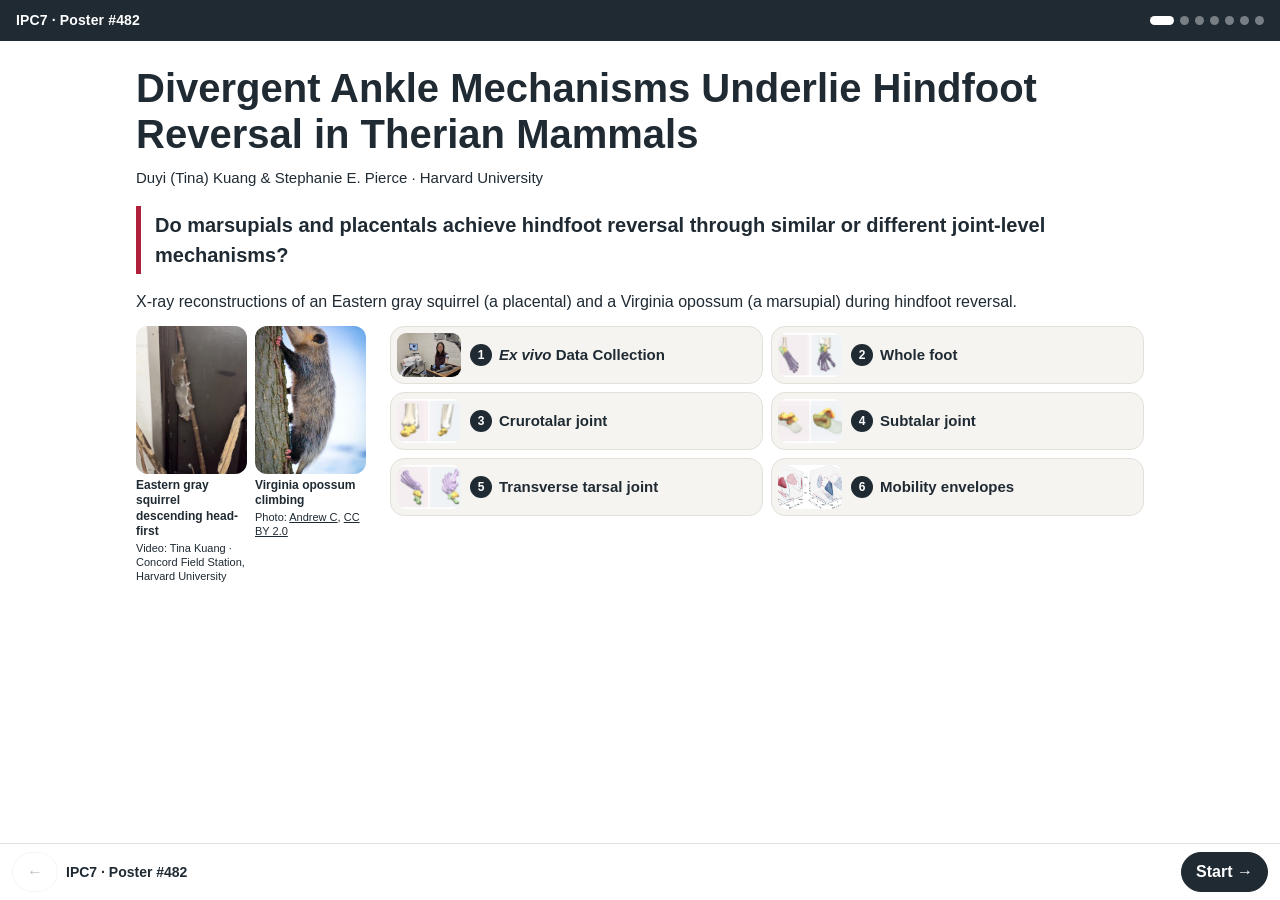
<file: index.html>
<!doctype html><html lang="en"><head><meta charset="utf-8"><meta name="viewport" content="width=device-width,initial-scale=1,viewport-fit=cover">
<title>IPC7 · Poster #482</title><meta name="description" content="Divergent Ankle Mechanisms Underlie Hindfoot Reversal in Therian Mammals">
<style>:root{--ink:#1F2A33;--sq:#B0203A;--op:#33689E;--sqbg:#F7EFF1;--opbg:#F2F4F8;--line:#E3E0DA;--bg:#fff;--soft:#F6F4F1}
*{box-sizing:border-box}html,body{height:100%;margin:0}html{-webkit-text-size-adjust:100%}
body{background:var(--bg);color:var(--ink);font:16px/1.5 -apple-system,BlinkMacSystemFont,"Helvetica Neue",Arial,sans-serif;
 display:flex;flex-direction:column;height:100dvh;overflow:hidden}
button{font:inherit;color:inherit}
.top{flex:0 0 auto;background:var(--ink);color:#fff;display:flex;align-items:center;gap:12px;padding:10px 16px}
.top b{font-size:14px;letter-spacing:.01em;white-space:nowrap}
.top .hm{-webkit-appearance:none;appearance:none;border:1px solid rgba(255,255,255,.55);background:rgba(255,255,255,.12);color:#fff;border-radius:99px;padding:4px 12px;font-size:14px;font-weight:600;cursor:pointer;white-space:nowrap}
.top .hm[hidden]{display:none}
.dots{margin-left:auto;display:flex;gap:6px;align-items:center}
.dots button{width:9px;height:9px;padding:0;border:0;border-radius:99px;background:rgba(255,255,255,.4);cursor:pointer;transition:width .2s}
.dots button[aria-current=true]{width:24px;background:#fff}
.deck{flex:1 1 auto;min-height:0;display:flex;overflow-x:auto;overflow-y:hidden;scroll-snap-type:x mandatory;scrollbar-width:none;overscroll-behavior-x:contain}
.deck::-webkit-scrollbar{display:none}.deck:focus,.slide:focus{outline:none}
.slide{flex:0 0 100%;height:100%;overflow-y:auto;scroll-snap-align:start;scroll-snap-stop:always}
.in{max-width:1040px;margin:0 auto;padding:14px 16px 20px}
h1{font-size:clamp(25px,4.6vw,40px);line-height:1.15;margin:10px 0 10px}
h2{font-size:clamp(22px,3.6vw,32px);line-height:1.15;margin:4px 0 6px}
.chip{display:inline-block;font-size:12px;font-weight:700;background:var(--ink);color:#fff;border-radius:99px;padding:2px 9px;vertical-align:middle;margin-right:8px;position:relative;top:-3px}
.cap{margin:0 0 12px}.cap+.note{margin-top:-6px}.ends+.note{margin-top:14px}
.note{margin:0 0 12px;font-size:14px}
.life{display:grid;grid-template-columns:1fr 1fr;gap:8px;max-width:230px;margin:4px 0 14px}
.life figure{margin:0}.lm{aspect-ratio:3/4;border-radius:12px;overflow:hidden;background:#222}
.lm video,.lm img{display:block;width:100%;height:100%;object-fit:cover}
.life figcaption{font-size:12px;font-weight:600;margin-top:4px;line-height:1.3}.life small{display:block;font-weight:400;font-size:11px;margin-top:1px}
.life a{color:inherit}
.cards{display:grid;grid-template-columns:1fr;gap:8px;margin:4px 0 8px;max-width:420px}
.cards button{display:flex;align-items:center;gap:9px;text-align:left;padding:6px 10px 6px 6px;border:1px solid var(--line);border-radius:14px;background:var(--soft);cursor:pointer;min-height:56px}
.cards button:hover{border-color:var(--ink)}
.cards img{flex:0 0 auto;width:64px;height:44px;border-radius:9px;object-fit:cover;object-position:center 35%;background:#fff}
.cards span{font-weight:700;font-size:14px;line-height:1.2}
.cards .n{flex:0 0 auto;display:grid;place-items:center;width:22px;height:22px;border-radius:99px;background:var(--ink);color:#fff;font-size:12px;font-weight:700;margin-right:-2px}
@media (min-width:760px){#plot{height:min(56dvh,560px)}.hg{display:grid;grid-template-columns:230px 1fr;gap:24px;align-items:start}.hg .life{margin:0}.hg .cards{margin:0;max-width:none}.cards{grid-template-columns:repeat(2,1fr)}.cards span{font-size:15px}}
.auth{margin:0 0 14px;font-size:15px}
.q{font-weight:700;font-size:clamp(17px,2.4vw,20px);border-left:5px solid var(--sq);padding:4px 0 4px 14px;margin:16px 0}
.pair{display:grid;grid-template-columns:1fr 1fr;gap:10px}
.media{position:relative;width:100%;aspect-ratio:var(--ar);max-height:31dvh;border-radius:14px;overflow:hidden}
.sq .media{background:var(--sqbg)}.op .media{background:var(--opbg)}
.media video,.media img{position:absolute;inset:0;width:100%;height:100%;object-fit:contain;pointer-events:none}
.who{display:flex;flex-wrap:wrap;align-items:center;column-gap:8px;row-gap:3px;font-weight:700;font-size:clamp(14px,2.2vw,18px);margin:0 2px 5px}
.who b{white-space:nowrap;overflow:hidden;text-overflow:ellipsis;max-width:100%}
.lh{font-size:clamp(11px,1.3vw,12.5px);font-weight:700;line-height:1;padding:3px 8px;border-radius:99px;border:1.5px solid currentColor;white-space:nowrap}
.sq .lh{background:var(--sqbg)}.op .lh{background:var(--opbg)}
.ml{position:absolute;z-index:2;display:flex;align-items:center;gap:3px;font-size:clamp(10px,1.4vw,13px);font-weight:700;color:var(--ink);line-height:1;white-space:nowrap;pointer-events:none;opacity:.82}
.ml svg{width:1.1em;height:1.1em;flex:none;overflow:visible}
.a-tl{top:6px;left:8px}.a-tr{top:6px;right:8px}.a-tc{top:6px;left:50%;transform:translateX(-50%)}.a-bl{bottom:6px;left:8px}.a-br{bottom:6px;right:8px}.a-bc{bottom:6px;left:50%;transform:translateX(-50%)}.a-ml{top:50%;left:8px;transform:translateY(-50%)}.a-mr{top:50%;right:8px;transform:translateY(-50%)}
.sq .who,.sq .num{color:var(--sq)}.op .who,.op .num{color:var(--op)}
.read{display:flex;align-items:baseline;gap:6px;margin:6px 2px 0;flex-wrap:wrap}
.num{font-size:clamp(26px,5vw,40px);font-weight:800;line-height:1;font-variant-numeric:tabular-nums}
.word{font-size:15px}
.extra{font-size:14px;margin:6px 0 0;text-align:center;font-variant-numeric:tabular-nums}
.bar{display:flex;align-items:center;justify-content:center;gap:6px;margin:12px 0 2px;font-size:12px;font-variant-numeric:tabular-nums}
.bar .tr{position:relative;height:12px}
.bar .ev,.bar .iv{position:absolute;top:0;bottom:0}
.sq .ev{background:#E9B8C1;border:1.5px solid var(--sq)}.sq .iv{background:var(--sq)}
.op .ev{background:#B9CDE3;border:1.5px solid var(--op)}.op .iv{background:var(--op)}
.bar .z{position:absolute;top:-6px;bottom:-6px;width:2px;background:var(--ink);margin-left:-1px}
.bar .mk{position:absolute;top:-13px;width:0;height:0;margin-left:-7px;border:7px solid transparent;border-top-color:var(--ink);border-bottom:0}
.scrub{display:flex;align-items:center;gap:12px;margin:14px 0 4px}
.play{flex:0 0 44px;height:44px;border-radius:99px;border:0;background:var(--ink);color:#fff;cursor:pointer;display:grid;place-items:center}
.play svg{width:16px;height:16px;fill:#fff}
.trk{flex:1;position:relative;height:44px;touch-action:none;cursor:grab;outline:none}.trk:active{cursor:grabbing}
.trk .rail{position:absolute;left:0;right:0;top:19px;height:6px;border-radius:99px;background:linear-gradient(90deg,#d8d3cb,var(--ink))}
.trk .th{position:absolute;top:10px;width:24px;height:24px;margin-left:-12px;border-radius:99px;background:#fff;border:3px solid var(--ink);box-shadow:0 1px 4px rgba(0,0,0,.25)}
.trk:focus-visible .th{outline:3px solid #8fb3e0;outline-offset:2px}
.ends{display:flex;justify-content:space-between;align-items:center;gap:6px;font-size:13px;font-weight:600;margin:0 0 0 56px}
/* drag prompt: a pill between the end labels + a pulsing ring on the knob, until the visitor first drags any slider */
.hint{font-size:12.5px;font-weight:700;color:#fff;background:var(--ink);border-radius:99px;padding:4px 11px;white-space:nowrap;transition:opacity .5s}
.hint b{display:inline-block;animation:hl 1.4s ease-in-out infinite}.hint b+b{animation-name:hr}
@keyframes hl{50%{transform:translateX(-3px)}}@keyframes hr{50%{transform:translateX(3px)}}
@keyframes pulse{0%{box-shadow:0 1px 4px rgba(0,0,0,.25),0 0 0 0 rgba(31,42,51,.45)}100%{box-shadow:0 1px 4px rgba(0,0,0,.25),0 0 0 13px rgba(31,42,51,0)}}
body:not(.dragged) .trk .th{animation:pulse 1.6s ease-out infinite}
body.dragged .hint{opacity:0;visibility:hidden}
@media (prefers-reduced-motion:reduce){.trk .th,.hint b{animation:none!important}}
.gap{display:flex;align-items:center;gap:8px;font-size:13px;margin:0 0 10px}.gap i{display:block;width:140px;height:10px;border-radius:3px}
.mvid{max-width:min(100%,380px);margin:0 auto;border-radius:14px;overflow:hidden;background:#000;aspect-ratio:9/16;max-height:62dvh}
.mvid video{display:block;width:100%;height:100%;object-fit:contain}
.tabs,.sp{display:flex;flex-wrap:wrap;gap:8px;margin:8px 0}
.tabs button,.sp button{font-size:14px;padding:7px 13px;border-radius:99px;border:1px solid var(--line);background:#fff;cursor:pointer}
.tabs button[aria-pressed=true]{background:var(--ink);color:#fff;border-color:var(--ink)}
.sp button[data-c=SEP120][aria-pressed=true]{background:var(--sq);color:#fff;border-color:var(--sq)}
.sp button[data-c=OPP][aria-pressed=true]{background:var(--op);color:#fff;border-color:var(--op)}
#plot{width:100%;height:min(46dvh,560px);border:1px solid var(--line);border-radius:14px}
.vols{display:flex;gap:16px;flex-wrap:wrap;font-size:14px;margin:6px 0}.vols b{font-size:19px}
.pager{flex:0 0 auto;display:flex;align-items:center;gap:8px;padding:8px 12px calc(8px + env(safe-area-inset-bottom));border-top:1px solid var(--line);background:#fff}
.pager button{border:1px solid var(--line);background:#fff;border-radius:99px;height:40px;min-width:40px;padding:0 14px;font-weight:600;cursor:pointer}
.pager button:disabled{opacity:.3;cursor:default}
.pager .nx{margin-left:auto;background:var(--ink);color:#fff;border-color:var(--ink)}
.pager .lbl{font-weight:700;font-size:14px;overflow:hidden;white-space:nowrap;text-overflow:ellipsis}
@media (max-width:759px){.cap{font-size:15px;line-height:1.42;margin-bottom:10px}.lh{padding:2px 7px}.ends{font-size:12px;gap:4px}.hint{font-size:11.5px;padding:4px 8px}}
@media (min-width:760px){.pair{gap:16px}.media{max-height:40dvh}.word{font-size:17px}.bar{font-size:13px}}
@media (prefers-reduced-motion:reduce){.deck{scroll-behavior:auto}}</style></head><body>
<header class="top"><button class="hm" data-go="home" hidden>← Home</button><b>IPC7 · Poster #482</b><nav class="dots" aria-label="Slides"><button aria-label="Home"></button><button aria-label="Ex vivo Data Collection"></button><button aria-label="Whole foot"></button><button aria-label="Crurotalar joint"></button><button aria-label="Subtalar joint"></button><button aria-label="Transverse tarsal joint"></button><button aria-label="Mobility envelopes"></button></nav></header>
<main class="deck" id="deck"><section class="slide" id="home" data-label="IPC7 · Poster #482"><div class="in">
<h1>Divergent Ankle Mechanisms Underlie Hindfoot Reversal in Therian Mammals</h1><p class="auth">Duyi (Tina) Kuang &amp; Stephanie E. Pierce · Harvard University</p>
<p class="q">Do marsupials and placentals achieve hindfoot reversal through similar or different joint-level mechanisms?</p><p class="cap">X-ray reconstructions of an Eastern gray squirrel (a placental) and a Virginia opossum (a marsupial) during hindfoot reversal.</p>
<div class="hg"><div class="life"><figure><div class="lm"><video data-src="videos/squirrel_descend.mp4?v=202611161624" poster="img/squirrel_descend.jpg?v=202611161624" muted loop playsinline preload="none" aria-label="Eastern gray squirrel descending head-first"></video></div><figcaption>Eastern gray squirrel descending head-first<small>Video: Tina Kuang · Concord Field Station, Harvard University</small></figcaption></figure><figure><div class="lm"><img src="img/opossum_climb.jpg?v=202611161624" alt="Virginia opossum climbing"></div><figcaption>Virginia opossum climbing<small>Photo: <a href="https://commons.wikimedia.org/wiki/File:Virginia_Opossum_(Didelphis_virginiana)_(16125029514).jpg">Andrew C</a>, <a href="https://creativecommons.org/licenses/by/2.0/">CC BY 2.0</a></small></figcaption></figure></div><div class="cards"><button data-go="methods"><img src="img/thumb_methods.jpg?v=202611161624" alt="" loading="lazy"><b class="n">1</b><span><i>Ex vivo</i> Data Collection</span></button><button data-go="foot"><img src="img/thumb_foot.jpg?v=202611161624" alt="" loading="lazy"><b class="n">2</b><span>Whole foot</span></button><button data-go="crj"><img src="img/thumb_crj.jpg?v=202611161624" alt="" loading="lazy"><b class="n">3</b><span>Crurotalar joint</span></button><button data-go="stj"><img src="img/thumb_stj.jpg?v=202611161624" alt="" loading="lazy"><b class="n">4</b><span>Subtalar joint</span></button><button data-go="ttj"><img src="img/thumb_ttj.jpg?v=202611161624" alt="" loading="lazy"><b class="n">5</b><span>Transverse tarsal joint</span></button><button data-go="envelopes"><img src="img/thumb_envelopes.jpg?v=202611161624" alt="" loading="lazy"><b class="n">6</b><span>Mobility envelopes</span></button></div></div></div></section><section class="slide" id="methods" data-label="&lt;i&gt;Ex vivo&lt;/i&gt; Data Collection"><div class="in">
<h2><span class="chip">Methods</span><i>Ex vivo</i> Data Collection</h2><p class="cap">The foot is manipulated through its axes: flexion–extension, inversion–eversion and adduction–abduction, followed by a final set of global manipulations.</p>
<div class="mvid"><video data-src="videos/methods_manipulation.mp4?v=202611161624" poster="img/thumb_methods.jpg?v=202611161624" muted loop playsinline preload="none"></video></div>
</div></section><section class="slide" id="foot" data-label="Whole foot" data-row="foot"><div class="in">
<h2><span class="chip">Hindfoot reversal</span>Whole foot</h2><p class="cap">Tibia-fixed reference frame; foot rotation is calculated relative to the tibia.</p>
<div class="pair"><figure class="pan sq" data-c="SEP120" style="margin:0">
<div class="who"><b>Eastern gray squirrel</b><span class="lh">Left hindlimb</span></div><div class="media" style="--ar:720/960">
<video data-c="SEP120" data-src="videos/scrub_foot_SEP120.mp4?v=202611161624" poster="img/scrub_foot_SEP120.jpg?v=202611161624" muted playsinline preload="none" disableremoteplayback></video></div>
<div class="read"><span class="num">0°</span><span class="word">neutral</span></div>
<div class="bar"><span class="hi"></span><span class="tr"><span class="ev"></span><span class="iv"></span><span class="z"></span><span class="mk"></span></span><span class="lo"></span></div>
</figure><figure class="pan op" data-c="SEP93" style="margin:0">
<div class="who"><b>Virginia opossum</b><span class="lh">Left hindlimb</span></div><div class="media" style="--ar:720/960">
<video data-c="SEP93" data-src="videos/scrub_foot_SEP93.mp4?v=202611161624" poster="img/scrub_foot_SEP93.jpg?v=202611161624" muted playsinline preload="none" disableremoteplayback></video></div>
<div class="read"><span class="num">0°</span><span class="word">neutral</span></div>
<div class="bar"><span class="hi"></span><span class="tr"><span class="ev"></span><span class="iv"></span><span class="z"></span><span class="mk"></span></span><span class="lo"></span></div>
</figure></div>
<div class="scrub"><button class="play" aria-label="Play"><svg viewBox="0 0 16 16" aria-hidden="true"><path d="M3 1.5v13l11-6.5z"/></svg></button>
<div class="trk" role="slider" tabindex="0" aria-label="Turn the foot from full eversion to full inversion" aria-valuemin="0" aria-valuemax="100" aria-valuenow="0"><div class="rail"></div><div class="th"></div></div></div>
<div class="ends"><span>Full eversion</span><span class="hint" aria-hidden="true"><b>←</b> Drag to animate <b>→</b></span><span>Full inversion</span></div><p class="note"><b>Note:</b> Markers were implanted in the metatarsals but not in the remaining tarsals. The navicular, cuboid and cuneiforms are retained in the reconstructions for anatomical context and are animated rigidly with the metatarsals; intertarsal motion was not resolved.</p>
</div></section><section class="slide" id="crj" data-label="Crurotalar joint" data-row="CRJ"><div class="in">
<h2><span class="chip">CRJ</span>Crurotalar joint</h2><p class="cap">Tibia-fixed reference frame; rotation of the astragalus (yellow) is calculated relative to the tibia.</p>
<div class="pair"><figure class="pan sq" data-c="SEP120" style="margin:0">
<div class="who"><b>Eastern gray squirrel</b><span class="lh">Left hindlimb</span></div><div class="media" style="--ar:600/1000">
<video data-c="SEP120" data-src="videos/scrub_CRJ_SEP120.mp4?v=202611161624" poster="img/scrub_CRJ_SEP120.jpg?v=202611161624" muted playsinline preload="none" disableremoteplayback></video></div>
<div class="read"><span class="num">0°</span><span class="word">neutral</span></div>
<div class="bar"><span class="hi"></span><span class="tr"><span class="ev"></span><span class="iv"></span><span class="z"></span><span class="mk"></span></span><span class="lo"></span></div>
</figure><figure class="pan op" data-c="SEP93" style="margin:0">
<div class="who"><b>Virginia opossum</b><span class="lh">Left hindlimb</span></div><div class="media" style="--ar:600/1000">
<video data-c="SEP93" data-src="videos/scrub_CRJ_SEP93.mp4?v=202611161624" poster="img/scrub_CRJ_SEP93.jpg?v=202611161624" muted playsinline preload="none" disableremoteplayback></video></div>
<div class="read"><span class="num">0°</span><span class="word">neutral</span></div>
<div class="bar"><span class="hi"></span><span class="tr"><span class="ev"></span><span class="iv"></span><span class="z"></span><span class="mk"></span></span><span class="lo"></span></div><div class="extra"></div>
</figure></div>
<div class="scrub"><button class="play" aria-label="Play"><svg viewBox="0 0 16 16" aria-hidden="true"><path d="M3 1.5v13l11-6.5z"/></svg></button>
<div class="trk" role="slider" tabindex="0" aria-label="Turn the foot from full eversion to full inversion" aria-valuemin="0" aria-valuemax="100" aria-valuenow="0"><div class="rail"></div><div class="th"></div></div></div>
<div class="ends"><span>Full eversion</span><span class="hint" aria-hidden="true"><b>←</b> Drag to animate <b>→</b></span><span>Full inversion</span></div>
</div></section><section class="slide" id="stj" data-label="Subtalar joint" data-row="STJ"><div class="in">
<h2><span class="chip">STJ</span>Subtalar joint</h2><p class="cap">Astragalus-fixed reference frame; calcaneal rotation is calculated relative to the astragalus. The calcaneus is rendered translucent: in the squirrel the joint opens (red to yellow) during inversion, whereas in the opossum it remains apposed.</p><div class="gap"><span>facet gap</span><span>0</span><i style="background:linear-gradient(90deg,#67000D,#B91C1C,#EE6A2C,#F8B46A,#F5D27A)"></i><span>1.4 mm</span></div>
<div class="pair"><figure class="pan sq" data-c="SEP120" style="margin:0">
<div class="who"><b>Eastern gray squirrel</b><span class="lh">Left hindlimb</span></div><div class="media" style="--ar:960/768">
<video data-c="SEP120" data-src="videos/scrub_STJ_SEP120.mp4?v=202611161624" poster="img/scrub_STJ_SEP120.jpg?v=202611161624" muted playsinline preload="none" disableremoteplayback></video></div>
<div class="read"><span class="num">0°</span><span class="word">neutral</span></div>
<div class="bar"><span class="hi"></span><span class="tr"><span class="ev"></span><span class="iv"></span><span class="z"></span><span class="mk"></span></span><span class="lo"></span></div>
</figure><figure class="pan op" data-c="SEP93" style="margin:0">
<div class="who"><b>Virginia opossum</b><span class="lh">Left hindlimb</span></div><div class="media" style="--ar:960/768">
<video data-c="SEP93" data-src="videos/scrub_STJ_SEP93.mp4?v=202611161624" poster="img/scrub_STJ_SEP93.jpg?v=202611161624" muted playsinline preload="none" disableremoteplayback></video></div>
<div class="read"><span class="num">0°</span><span class="word">neutral</span></div>
<div class="bar"><span class="hi"></span><span class="tr"><span class="ev"></span><span class="iv"></span><span class="z"></span><span class="mk"></span></span><span class="lo"></span></div>
</figure></div>
<div class="scrub"><button class="play" aria-label="Play"><svg viewBox="0 0 16 16" aria-hidden="true"><path d="M3 1.5v13l11-6.5z"/></svg></button>
<div class="trk" role="slider" tabindex="0" aria-label="Turn the foot from full eversion to full inversion" aria-valuemin="0" aria-valuemax="100" aria-valuenow="0"><div class="rail"></div><div class="th"></div></div></div>
<div class="ends"><span>Full eversion</span><span class="hint" aria-hidden="true"><b>←</b> Drag to animate <b>→</b></span><span>Full inversion</span></div>
</div></section><section class="slide" id="ttj" data-label="Transverse tarsal joint" data-row="TTJ"><div class="in">
<h2><span class="chip">TTJ</span>Transverse tarsal joint</h2><p class="cap">Astragalus-fixed reference frame; forefoot rotation is calculated relative to the calcaneus.</p>
<div class="pair"><figure class="pan sq" data-c="SEP120" style="margin:0">
<div class="who"><b>Eastern gray squirrel</b><span class="lh">Left hindlimb</span></div><div class="media" style="--ar:720/960">
<video data-c="SEP120" data-src="videos/scrub_TTJ_SEP120.mp4?v=202611161624" poster="img/scrub_TTJ_SEP120.jpg?v=202611161624" muted playsinline preload="none" disableremoteplayback></video></div>
<div class="read"><span class="num">0°</span><span class="word">neutral</span></div>
<div class="bar"><span class="hi"></span><span class="tr"><span class="ev"></span><span class="iv"></span><span class="z"></span><span class="mk"></span></span><span class="lo"></span></div>
</figure><figure class="pan op" data-c="SEP93" style="margin:0">
<div class="who"><b>Virginia opossum</b><span class="lh">Left hindlimb</span></div><div class="media" style="--ar:720/960">
<video data-c="SEP93" data-src="videos/scrub_TTJ_SEP93.mp4?v=202611161624" poster="img/scrub_TTJ_SEP93.jpg?v=202611161624" muted playsinline preload="none" disableremoteplayback></video></div>
<div class="read"><span class="num">0°</span><span class="word">neutral</span></div>
<div class="bar"><span class="hi"></span><span class="tr"><span class="ev"></span><span class="iv"></span><span class="z"></span><span class="mk"></span></span><span class="lo"></span></div>
</figure></div>
<div class="scrub"><button class="play" aria-label="Play"><svg viewBox="0 0 16 16" aria-hidden="true"><path d="M3 1.5v13l11-6.5z"/></svg></button>
<div class="trk" role="slider" tabindex="0" aria-label="Turn the foot from full eversion to full inversion" aria-valuemin="0" aria-valuemax="100" aria-valuenow="0"><div class="rail"></div><div class="th"></div></div></div>
<div class="ends"><span>Full eversion</span><span class="hint" aria-hidden="true"><b>←</b> Drag to animate <b>→</b></span><span>Full inversion</span></div><p class="note"><b>Note:</b> Markers were implanted in the metatarsals but not in the remaining tarsals, which are retained for anatomical context and animated rigidly with the metatarsals. Transverse tarsal joint angles therefore incorporate any intertarsal motion.</p>
</div></section><section class="slide" id="envelopes" data-label="Mobility envelopes"><div class="in">
<h2>Mobility envelopes</h2><p class="cap">Drag to rotate.</p>
<div class="tabs" role="group" aria-label="Joint"><button data-r="foot" aria-pressed="true">Whole foot</button><button data-r="CRJ">Crurotalar joint</button><button data-r="STJ">Subtalar joint</button><button data-r="TTJ">Transverse tarsal joint</button></div>
<div class="sp" role="group" aria-label="Animals"><button data-c="SEP120" aria-pressed="true">Eastern gray squirrel</button><button data-c="OPP" aria-pressed="true">Virginia opossum</button></div>
<div class="vols"></div><div id="plot"></div></div></section></main>
<nav class="pager" aria-label="Previous and next"><button class="pv" aria-label="Previous">←</button><span class="lbl"></span><button class="nx">Next →</button></nav>
<script>
const DATA={"foot":{"SEP120":{"n":120,"fps":30,"v":[43.0,42.7,42.5,42.1,41.8,41.6,41.2,40.9,40.7,40.3,40.1,39.7,39.4,39.1,38.7,38.4,38.1,37.7,37.3,37.0,36.5,36.0,35.6,35.1,34.5,34.1,33.5,33.1,32.6,32.1,31.8,31.3,31.0,30.7,30.4,30.2,30.0,29.7,29.5,29.3,28.9,28.5,28.3,27.8,27.4,26.8,26.2,25.7,25.0,24.2,23.7,22.8,21.8,21.2,20.0,18.8,17.9,16.4,14.7,13.5,11.4,9.9,7.4,4.7,2.7,-0.4,-3.8,-6.2,-9.9,-13.8,-16.4,-20.6,-24.9,-27.9,-32.4,-37.0,-40.1,-44.7,-47.8,-52.3,-56.7,-59.6,-63.8,-67.8,-70.3,-74.0,-77.6,-79.9,-83.2,-86.4,-88.4,-91.4,-94.2,-96.0,-98.5,-100.1,-102.4,-104.5,-105.8,-107.6,-109.4,-110.4,-111.9,-113.3,-114.2,-115.5,-116.7,-117.5,-118.7,-119.8,-120.5,-121.6,-122.4,-123.4,-124.5,-125.2,-126.2,-127.2,-127.8,-128.8],"lo":-128.8,"hi":43.0,"extra":null},"SEP93":{"n":120,"fps":30,"v":[132.2,131.8,131.3,130.9,130.5,129.9,129.4,128.9,128.1,127.5,126.9,125.9,125.2,124.4,123.6,122.4,121.5,120.5,119.1,118.0,116.9,115.2,113.9,112.6,110.5,109.1,107.6,105.4,103.9,102.3,100.1,98.6,97.1,95.1,93.7,92.4,91.2,89.4,88.2,87.1,85.4,84.3,83.1,81.4,80.1,78.8,76.8,75.3,73.8,71.4,69.8,68.0,65.3,63.4,61.5,58.6,56.6,54.6,51.6,49.6,47.7,45.7,42.7,40.8,38.8,35.9,33.9,32.0,29.0,27.0,24.9,21.8,19.7,17.6,14.5,12.3,10.2,7.0,4.9,2.9,-0.1,-2.1,-4.0,-6.7,-8.5,-10.2,-11.9,-14.4,-16.1,-17.7,-20.1,-21.7,-23.3,-25.7,-27.3,-28.9,-31.2,-32.7,-34.1,-36.2,-37.6,-38.9,-40.8,-41.9,-43.0,-44.6,-45.5,-46.4,-47.3,-48.5,-49.2,-49.9,-50.8,-51.4,-52.0,-52.8,-53.3,-53.8,-54.5,-54.9],"lo":-54.9,"hi":132.2,"extra":null}},"CRJ":{"SEP120":{"n":120,"fps":30,"v":[-1.0,-1.3,-1.6,-1.9,-2.3,-2.5,-2.9,-3.3,-3.5,-3.9,-4.2,-4.5,-4.8,-5.0,-5.3,-5.6,-5.7,-5.9,-6.1,-6.2,-6.4,-6.6,-6.7,-6.9,-7.1,-7.2,-7.4,-7.4,-7.5,-7.6,-7.5,-7.4,-7.1,-6.9,-6.5,-6.0,-5.7,-5.1,-4.6,-4.3,-3.8,-3.3,-3.1,-2.7,-2.5,-2.2,-2.0,-1.8,-1.6,-1.4,-1.2,-1.0,-0.9,-0.8,-0.6,-0.5,-0.4,-0.3,-0.3,-0.3,-0.2,-0.2,-0.2,-0.2,-0.3,-0.3,-0.4,-0.4,-0.5,-0.7,-0.8,-1.0,-1.2,-1.3,-1.6,-1.9,-2.1,-2.5,-2.7,-3.0,-3.4,-3.6,-3.9,-4.2,-4.4,-4.7,-5.0,-5.1,-5.3,-5.6,-5.7,-5.8,-5.9,-6.0,-6.0,-6.0,-6.0,-6.0,-6.0,-6.0,-6.2,-6.3,-6.5,-6.9,-7.1,-7.6,-8.0,-8.3,-8.8,-9.2,-9.5,-9.8,-10.0,-10.2,-10.4,-10.5,-10.6,-10.8,-10.8,-11.0],"lo":-11.0,"hi":-1.0,"extra":null},"SEP93":{"n":120,"fps":30,"v":[80.9,80.4,79.6,79.1,78.6,77.8,77.4,76.9,76.2,75.8,75.3,74.7,74.3,73.9,73.5,72.9,72.5,72.0,71.4,70.9,70.4,69.6,69.1,68.5,67.6,66.9,66.2,65.2,64.5,63.7,62.6,61.9,61.1,60.0,59.2,58.5,57.7,56.5,55.8,55.0,53.7,52.9,52.0,50.6,49.6,48.6,46.9,45.8,44.6,42.7,41.3,40.0,37.8,36.4,34.9,32.7,31.2,29.7,27.5,26.1,24.6,23.3,21.2,19.9,18.6,16.8,15.5,14.4,12.6,11.5,10.4,8.8,7.7,6.7,5.3,4.3,3.4,2.1,1.3,0.5,-0.6,-1.3,-2.0,-2.9,-3.4,-4.0,-4.5,-5.1,-5.6,-6.0,-6.5,-6.9,-7.2,-7.7,-8.0,-8.3,-8.7,-9.0,-9.2,-9.6,-9.8,-10.0,-10.4,-10.6,-10.8,-11.1,-11.2,-11.4,-11.6,-11.8,-11.9,-12.1,-12.3,-12.4,-12.5,-12.6,-12.8,-12.8,-13.0,-13.1],"lo":-13.1,"hi":80.9,"extra":[12.2,12.1,11.9,11.8,11.7,11.6,11.5,11.4,11.2,11.1,11.0,10.8,10.7,10.5,10.4,10.1,10.0,9.8,9.5,9.3,9.1,8.7,8.5,8.3,7.9,7.6,7.3,6.9,6.7,6.4,6.0,5.8,5.6,5.2,5.0,4.8,4.7,4.4,4.3,4.1,3.9,3.7,3.6,3.3,3.2,3.0,2.7,2.5,2.4,2.1,1.9,1.7,1.5,1.3,1.2,1.0,0.8,0.7,0.6,0.5,0.4,0.4,0.3,0.3,0.2,0.2,0.2,0.1,0.1,0.1,0.1,0.1,0.1,0.1,0.1,0.1,0.0,0.0,0.0,0.0,0.0,0.0,0.1,0.1,0.1,0.1,0.1,0.1,0.2,0.2,0.2,0.2,0.3,0.3,0.3,0.4,0.5,0.5,0.6,0.6,0.7,0.8,0.8,0.9,1.0,1.0,1.1,1.1,1.2,1.2,1.3,1.3,1.4,1.4,1.4,1.5,1.5,1.6,1.6,1.6]}},"STJ":{"SEP120":{"n":120,"fps":30,"v":[13.3,13.4,13.5,13.6,13.7,13.8,14.0,14.1,14.2,14.3,14.4,14.5,14.6,14.6,14.7,14.7,14.7,14.7,14.6,14.6,14.6,14.6,14.6,14.6,14.6,14.6,14.6,14.6,14.5,14.5,14.4,14.2,14.0,13.9,13.7,13.5,13.4,13.4,13.4,13.5,13.6,13.9,14.1,14.4,14.6,15.0,15.3,15.5,15.7,15.9,15.9,15.9,15.8,15.6,15.2,14.6,14.1,13.2,12.0,11.1,9.6,8.5,6.7,4.7,3.4,1.3,-0.8,-2.2,-4.3,-6.3,-7.5,-9.4,-11.2,-12.3,-14.0,-15.6,-16.7,-18.3,-19.3,-20.9,-22.5,-23.5,-25.1,-26.6,-27.6,-29.0,-30.4,-31.2,-32.4,-33.6,-34.4,-35.4,-36.5,-37.2,-38.2,-38.8,-39.7,-40.6,-41.1,-41.8,-42.3,-42.6,-42.9,-43.2,-43.3,-43.4,-43.5,-43.6,-43.8,-44.1,-44.4,-44.8,-45.2,-45.8,-46.5,-47.0,-47.8,-48.6,-49.2,-50.0],"lo":-50.0,"hi":13.3,"extra":null},"SEP93":{"n":120,"fps":30,"v":[7.2,7.5,7.8,8.1,8.3,8.6,8.7,8.8,9.0,9.0,9.1,9.0,9.0,8.9,8.8,8.6,8.5,8.3,8.0,7.8,7.5,7.2,6.9,6.6,6.2,6.0,5.7,5.3,5.1,4.8,4.5,4.3,4.1,3.9,3.8,3.7,3.7,3.7,3.7,3.7,3.8,3.9,3.9,4.0,4.0,4.0,3.9,3.8,3.7,3.5,3.4,3.2,2.9,2.7,2.6,2.3,2.1,2.0,1.8,1.7,1.6,1.5,1.3,1.3,1.2,1.1,1.1,1.1,1.1,1.1,1.1,1.2,1.2,1.2,1.3,1.3,1.3,1.3,1.4,1.4,1.4,1.4,1.5,1.5,1.5,1.5,1.5,1.5,1.5,1.4,1.4,1.3,1.2,1.1,1.0,1.0,0.8,0.7,0.7,0.5,0.5,0.4,0.3,0.2,0.2,0.1,0.1,0.1,0.0,-0.0,-0.1,-0.2,-0.3,-0.3,-0.4,-0.6,-0.7,-0.8,-1.0,-1.2],"lo":-1.2,"hi":7.2,"extra":null}},"TTJ":{"SEP120":{"n":120,"fps":30,"v":[30.7,30.6,30.5,30.4,30.4,30.3,30.2,30.1,30.0,29.9,29.8,29.7,29.6,29.5,29.4,29.3,29.1,29.0,28.7,28.6,28.3,27.9,27.7,27.3,26.9,26.7,26.3,26.0,25.6,25.2,24.9,24.5,24.1,23.7,23.2,22.7,22.2,21.5,20.7,20.1,19.1,18.0,17.3,16.1,15.3,14.1,12.9,12.1,10.9,9.7,9.0,7.9,6.9,6.3,5.5,4.7,4.2,3.6,3.0,2.6,2.0,1.6,0.9,0.2,-0.4,-1.4,-2.6,-3.5,-5.1,-6.8,-8.1,-10.3,-12.6,-14.2,-16.8,-19.5,-21.3,-24.0,-25.8,-28.4,-30.9,-32.5,-34.8,-36.9,-38.3,-40.3,-42.3,-43.6,-45.4,-47.2,-48.4,-50.1,-51.8,-52.8,-54.3,-55.3,-56.7,-57.9,-58.7,-59.9,-60.9,-61.5,-62.5,-63.3,-63.8,-64.5,-65.2,-65.5,-66.1,-66.5,-66.7,-67.0,-67.2,-67.4,-67.6,-67.6,-67.7,-67.8,-67.8,-67.9],"lo":-67.9,"hi":30.7,"extra":null},"SEP93":{"n":120,"fps":30,"v":[44.0,43.9,43.8,43.8,43.7,43.5,43.4,43.2,43.0,42.7,42.5,42.2,41.9,41.6,41.3,40.9,40.6,40.2,39.7,39.4,39.0,38.4,37.9,37.5,36.8,36.2,35.7,34.9,34.3,33.8,33.0,32.5,31.9,31.2,30.7,30.3,29.8,29.2,28.8,28.4,27.9,27.5,27.2,26.8,26.5,26.3,25.9,25.7,25.5,25.2,25.1,24.9,24.5,24.3,24.0,23.6,23.3,22.9,22.4,21.9,21.5,21.0,20.2,19.6,19.0,18.0,17.3,16.5,15.3,14.4,13.4,11.9,10.8,9.7,7.9,6.7,5.5,3.6,2.3,1.0,-0.9,-2.2,-3.5,-5.3,-6.6,-7.8,-9.0,-10.8,-12.0,-13.2,-15.0,-16.2,-17.4,-19.1,-20.3,-21.5,-23.3,-24.4,-25.5,-27.2,-28.2,-29.2,-30.7,-31.6,-32.4,-33.6,-34.4,-35.1,-35.7,-36.6,-37.2,-37.7,-38.3,-38.7,-39.1,-39.5,-39.8,-40.1,-40.4,-40.6],"lo":-40.6,"hi":44.0,"extra":null}}};
const deck=document.getElementById('deck'),slides=[...document.querySelectorAll('.slide')],dots=[...document.querySelectorAll('.dots button')];
const prv=document.querySelector('.pager .pv'),nxt=document.querySelector('.pager .nx'),lbl=document.querySelector('.pager .lbl');
const PLAY='<svg viewBox="0 0 16 16" aria-hidden="true"><path d="M3 1.5v13l11-6.5z"/></svg>',PAUSE='<svg viewBox="0 0 16 16" aria-hidden="true"><path d="M3 1.5h3.6v13H3zM9.4 1.5H13v13H9.4z"/></svg>';let cur=-1;
const fmt=d=>{const r=Math.round(d);return r===0?'0°':(r>0?'+'+r+'°':'−'+(-r)+'°');};
const word=d=>{const r=Math.round(d);return r===0?'neutral':(r>0?'eversion':'inversion');};
function go(i,smooth=true){i=Math.max(0,Math.min(slides.length-1,i));deck.scrollTo({left:i*deck.clientWidth,behavior:smooth?'smooth':'auto'});}
function onSlide(i){
  if(i===cur)return;const old=cur;cur=i;
  dots.forEach((d,k)=>d.setAttribute('aria-current',k===i));document.querySelector('.top .hm').hidden=i===0;
  prv.disabled=i===0;nxt.disabled=i===slides.length-1;
  lbl.innerHTML=(i?i+'/'+(slides.length-1)+'&nbsp; ':'')+slides[i].dataset.label;nxt.textContent=i===0?'Start →':'Next →';
  if(old>=0&&slides[old]._ctl)slides[old]._ctl.off();
  if(slides[i]._ctl)slides[i]._ctl.on();
  if(slides[i+1]&&slides[i+1]._ctl&&slides[i+1]._ctl.pre)slides[i+1]._ctl.pre();
  try{history.replaceState(null,'',i===0?location.pathname+location.search:'#'+slides[i].id);}catch(e){}
}
let st;deck.addEventListener('scroll',()=>{clearTimeout(st);st=setTimeout(()=>onSlide(Math.round(deck.scrollLeft/deck.clientWidth)),60);},{passive:true});
window.addEventListener('resize',()=>{if(cur>=0)deck.scrollLeft=cur*deck.clientWidth;});
dots.forEach((d,k)=>d.onclick=()=>go(k));prv.onclick=()=>go(cur-1);nxt.onclick=()=>go(cur+1);
document.querySelectorAll('[data-go]').forEach(b=>b.onclick=()=>go(slides.findIndex(s=>s.id===b.dataset.go)));
document.addEventListener('keydown',e=>{if(e.target.closest&&e.target.closest('.trk,input,textarea'))return;
  if(e.key==='ArrowRight'||e.key==='PageDown'){go(cur+1);e.preventDefault();}if(e.key==='ArrowLeft'||e.key==='PageUp'){go(cur-1);e.preventDefault();}});

/* ---------- joint slides: one slider drives both animals (frame k of the everted -> inverted sweep) */
function Joint(sec){
  const row=sec.dataset.row,D=DATA[row],codes=['SEP120','SEP93'],n=D.SEP120.n,SWEEP=4.2,HOLD=0.9;
  const vids=codes.map(c=>sec.querySelector('video[data-c='+c+']'));
  const trk=sec.querySelector('.trk'),th=trk.querySelector('.th'),btn=sec.querySelector('.play');
  const R={};codes.forEach(c=>{const p=sec.querySelector('.pan[data-c='+c+']');R[c]={num:p.querySelector('.num'),word:p.querySelector('.word'),mk:p.querySelector('.mk'),ex:p.querySelector('.extra')};});
  /* bar = the poster's: zero tick, light = eversion side, dark = inversion side; spans [min(lo,0), max(hi,0)]; one deg scale per row */
  const ext=c=>[Math.max(D[c].hi,0),Math.min(D[c].lo,0)],span=Math.max(...codes.map(c=>{const[a,b]=ext(c);return a-b;}));
  const X={};codes.forEach(c=>{const[a,b]=ext(c);X[c]=v=>100*(a-v)/(a-b);});
  codes.forEach(c=>{const d=D[c],p=sec.querySelector('.pan[data-c='+c+']'),[a,b]=ext(c),z=X[c](0);
    p.querySelector('.tr').style.width=(62*(a-b)/span)+'%';
    p.querySelector('.ev').style.cssText=d.hi>0?'left:0;width:'+z+'%':'display:none';
    p.querySelector('.iv').style.cssText=d.lo<0?'left:'+z+'%;right:0':'display:none';
    p.querySelector('.z').style.left=z+'%';p.querySelector('.lo').textContent=fmt(d.lo);p.querySelector('.hi').textContent=fmt(d.hi);});
  let s=0,dir=1,hold=HOLD,playing=false,user=false,raf=0,last=0,loaded=false,kShown=-1;
  function load(){if(loaded)return;loaded=true;vids.forEach(v=>{v.src=v.dataset.src;v.addEventListener('seeked',()=>{if(v._p!=null){const t=v._p;v._p=null;v.currentTime=t;}});
    v.addEventListener('loadeddata',()=>{kShown=-1;draw();},{once:true});const p=v.play();if(p)p.then(()=>{v.pause();kShown=-1;draw();}).catch(()=>{});});}
  function nudge(){vids.forEach(v=>{if(v.readyState<2){const p=v.play();if(p)p.then(()=>v.pause()).catch(()=>{});}});}
  function draw(){const k=Math.round(s*(n-1));th.style.left=(s*100)+'%';trk.setAttribute('aria-valuenow',Math.round(s*100));
    if(k===kShown)return;kShown=k;
    vids.forEach(v=>{if(!v.src||v.readyState<1)return;const t=(k+0.5)/D[v.dataset.c].fps;if(v.seeking)v._p=t;else v.currentTime=t;});
    codes.forEach(c=>{const d=D[c],v=d.v[k],r=R[c];r.num.textContent=fmt(v);r.word.textContent=word(v);r.mk.style.left=X[c](v)+'%';
      if(r.ex&&d.extra)r.ex.textContent='fibula turned '+Math.round(d.extra[k])+'°';});}
  function tick(ts){if(!playing)return;const dt=last?Math.min(.05,(ts-last)/1000):0;last=ts;
    if(hold>0)hold-=dt;else{s+=dir*dt/SWEEP;if(s>=1){s=1;dir=-1;hold=HOLD;}else if(s<=0){s=0;dir=1;hold=HOLD;}}
    draw();raf=requestAnimationFrame(tick);}
  function play(){if(playing)return;playing=true;last=0;btn.innerHTML=PAUSE;btn.setAttribute('aria-label','Pause');raf=requestAnimationFrame(tick);}
  function stop(){playing=false;cancelAnimationFrame(raf);btn.innerHTML=PLAY;btn.setAttribute('aria-label','Play');}
  btn.onclick=()=>{nudge();if(playing){stop();user=true;}else{user=false;if(s>=1)dir=-1;if(s<=0)dir=1;play();}};
  const setX=e=>{const b=trk.getBoundingClientRect();s=Math.max(0,Math.min(1,(e.clientX-b.left)/b.width));draw();};
  trk.addEventListener('pointerdown',e=>{document.body.classList.add('dragged');nudge();stop();user=true;trk.setPointerCapture(e.pointerId);setX(e);trk._d=true;});
  trk.addEventListener('pointermove',e=>{if(trk._d)setX(e);});
  ['pointerup','pointercancel'].forEach(t=>trk.addEventListener(t,()=>{trk._d=false;}));
  trk.addEventListener('keydown',e=>{const st=1/(n-1);let h=true;
    if(e.key==='ArrowRight'||e.key==='ArrowUp')s=Math.min(1,s+st);else if(e.key==='ArrowLeft'||e.key==='ArrowDown')s=Math.max(0,s-st);
    else if(e.key==='Home')s=0;else if(e.key==='End')s=1;else h=false;if(h){e.preventDefault();document.body.classList.add('dragged');stop();user=true;draw();}});
  draw();
  return{pre:load,on(){load();if(!user)play();else draw();},off(){stop();}};
}
/* ---------- methods video and 3D envelopes load when their slide is reached */
function Clip(sec){const v=sec.querySelector('video');return{pre(){if(!v.src)v.src=v.dataset.src;},on(){if(!v.src)v.src=v.dataset.src;const p=v.play();if(p)p.catch(()=>{});},off(){v.pause();}};}
function Env(sec){let ready=false;const COL={SEP120:'#B0203A',OPP:'#33689E'},NAME={SEP120:'Eastern gray squirrel',OPP:'Virginia opossum'};
  let row='foot';const on={SEP120:true,OPP:true};
  const add=src=>new Promise(r=>{const s=document.createElement('script');s.src=src;s.onload=r;document.head.appendChild(s);});
  function draw(){const H=HULLS[row],tr=[];let m=0;for(const c of ['SEP120','OPP'])for(const p of H[c].v)for(const q of p)m=Math.max(m,Math.abs(q));const L=Math.ceil(m*1.05/10)*10;
    for(const c of ['SEP120','OPP']){if(!on[c])continue;const h=H[c];
      tr.push({type:'mesh3d',x:h.v.map(p=>p[0]),y:h.v.map(p=>p[1]),z:h.v.map(p=>p[2]),i:h.t.map(t=>t[0]),j:h.t.map(t=>t[1]),k:h.t.map(t=>t[2]),
        color:COL[c],opacity:0.42,flatshading:true,name:NAME[c],showlegend:false,hoverinfo:'name',lighting:{ambient:0.6,diffuse:0.6,specular:0.1}});}
    /* range brackets as on the poster (build_alpha_style_v21.py): per species and axis, a min-max bar with end caps just inside
       the box edge; squirrel inner (0.075 of the span), opossum outer (+0.045). Dims: 0 Inv/Ev (x), 1 Ad/Ab (y), 2 Flex (z). */
    const S=2*L,EDGE={0:{fix:[[1,-1],[2,-1]],off:[[1,1],[2,0]]},1:{fix:[[0,1],[2,-1]],off:[[0,-1],[2,0]]},2:{fix:[[0,1],[1,1]],off:[[0,-1],[1,0]]}};
    ['SEP120','OPP'].forEach((c,rank)=>{if(!on[c])return;const V=H[c].v,d=(0.075+rank*0.045)*S,X=[],Y=[],Z=[];
      for(const dim of [0,1,2]){const e=EDGE[dim],lo=Math.min(...V.map(p=>p[dim])),hi=Math.max(...V.map(p=>p[dim]));
        const at=val=>{const p=[0,0,0];p[dim]=val;e.fix.forEach(([fd,side],k)=>{p[fd]=side*L+e.off[k][1]*d;});return p;};
        const cd=e.off[0][0],cs=e.off[0][1]*0.03*S;
        for(const seg of [[at(lo),at(hi)],[at(lo),(q=>{q[cd]+=cs;return q;})(at(lo))],[at(hi),(q=>{q[cd]+=cs;return q;})(at(hi))]]){
          seg.forEach(p=>{X.push(p[0]);Y.push(p[1]);Z.push(p[2]);});X.push(null);Y.push(null);Z.push(null);}}
      tr.push({type:'scatter3d',mode:'lines',x:X,y:Y,z:Z,line:{color:COL[c],width:6},hoverinfo:'skip',showlegend:false,connectgaps:false});});
    const ax=t=>({title:{text:t,font:{size:13}},range:[-L,L],zeroline:true,zerolinecolor:'#9AA3AD',gridcolor:'#E6E6E6',showbackground:true,backgroundcolor:'#FAFAF8',tickfont:{size:11}});
    Plotly.react('plot',tr,{margin:{l:0,r:0,t:0,b:0},paper_bgcolor:'#fff',scene:{aspectmode:'cube',xaxis:ax('Inv. (−) / Ev. (+)'),yaxis:ax('Ad. (−) / Ab. (+)'),zaxis:ax('Ext. (−) / Flex. (+)'),
      camera:{eye:{x:1.6,y:-1.6,z:1.0}}}},{responsive:true,displaylogo:false,modeBarButtonsToRemove:['toImage','resetCameraLastSave3d']});
    sec.querySelector('.vols').innerHTML=['SEP120','OPP'].map(c=>`<span style="color:${COL[c]}"><b>${H[c].vol_poster}</b> k deg³ &nbsp;${NAME[c]}</span>`).join('');
    sec.querySelectorAll('.tabs button').forEach(b=>b.setAttribute('aria-pressed',b.dataset.r===row));}
  sec.querySelectorAll('.tabs button').forEach(b=>b.onclick=()=>{row=b.dataset.r;if(ready)draw();});
  sec.querySelectorAll('.sp button').forEach(b=>b.onclick=()=>{on[b.dataset.c]=!on[b.dataset.c];b.setAttribute('aria-pressed',on[b.dataset.c]);if(ready)draw();});
  let loading=null;const ld=()=>loading||(loading=add('assets/plotly-gl3d.min.js').then(()=>add('assets/hulls.js'+(location.protocol.startsWith('http')?'?v=202611161624':''))).then(()=>{ready=true;}));
  return{pre:ld,on(){ld().then(()=>{draw();Plotly.Plots.resize('plot');});},off(){}};}
slides.forEach(s=>{if(s.dataset.row)s._ctl=Joint(s);else if(s.id==='methods'||s.id==='home')s._ctl=Clip(s);else if(s.id==='envelopes')s._ctl=Env(s);});
const start=Math.max(0,slides.findIndex(s=>'#'+s.id===location.hash));
setTimeout(()=>{go(start,false);onSlide(start);},0);
</script></body></html>
</file>
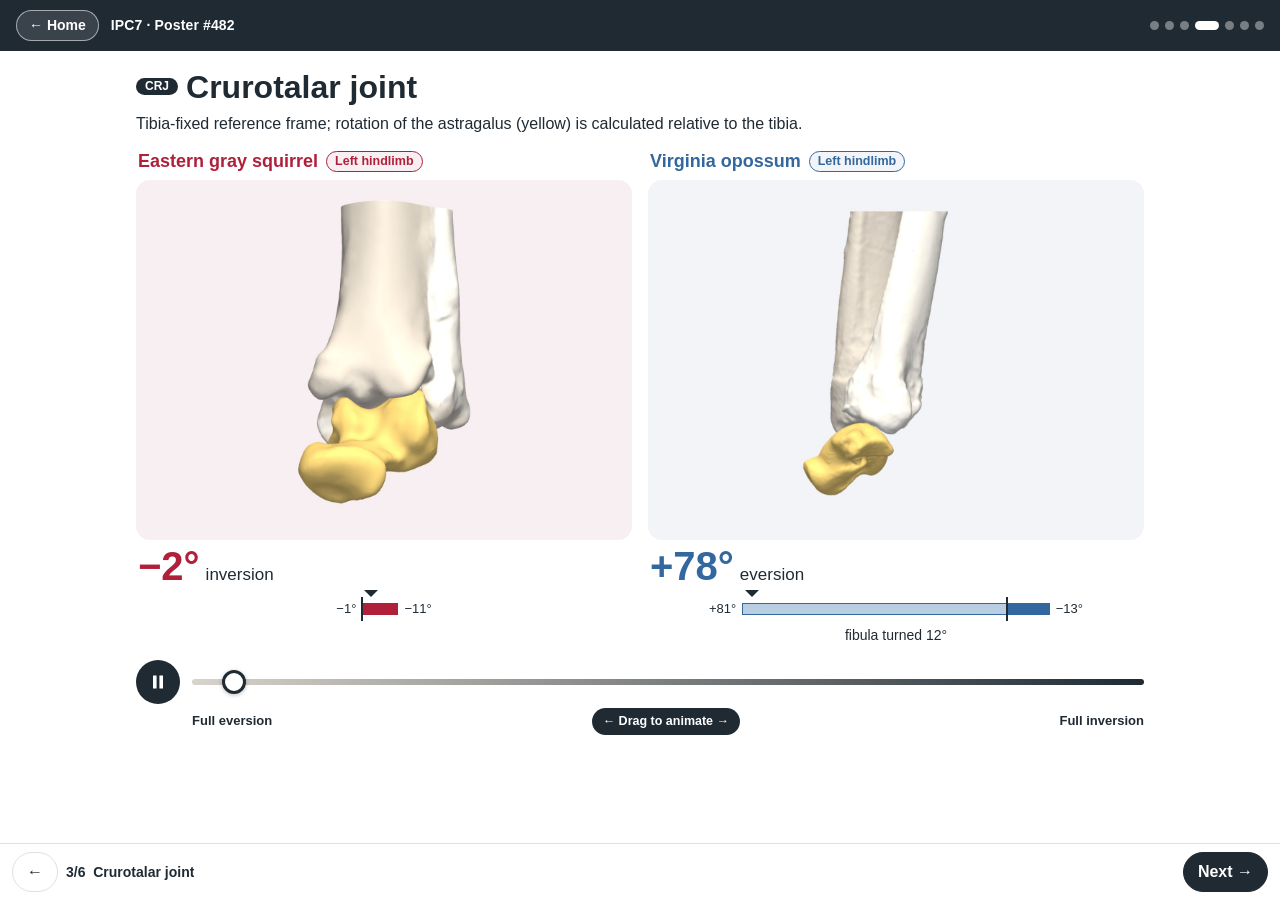
<file: crj.html>
<!doctype html><meta charset="utf-8"><title>IPC7 · Poster #482</title><meta http-equiv="refresh" content="0;url=index.html#crj"><script>location.replace("index.html#crj")</script><a href="index.html#crj">IPC7 · Poster #482</a>
</file>
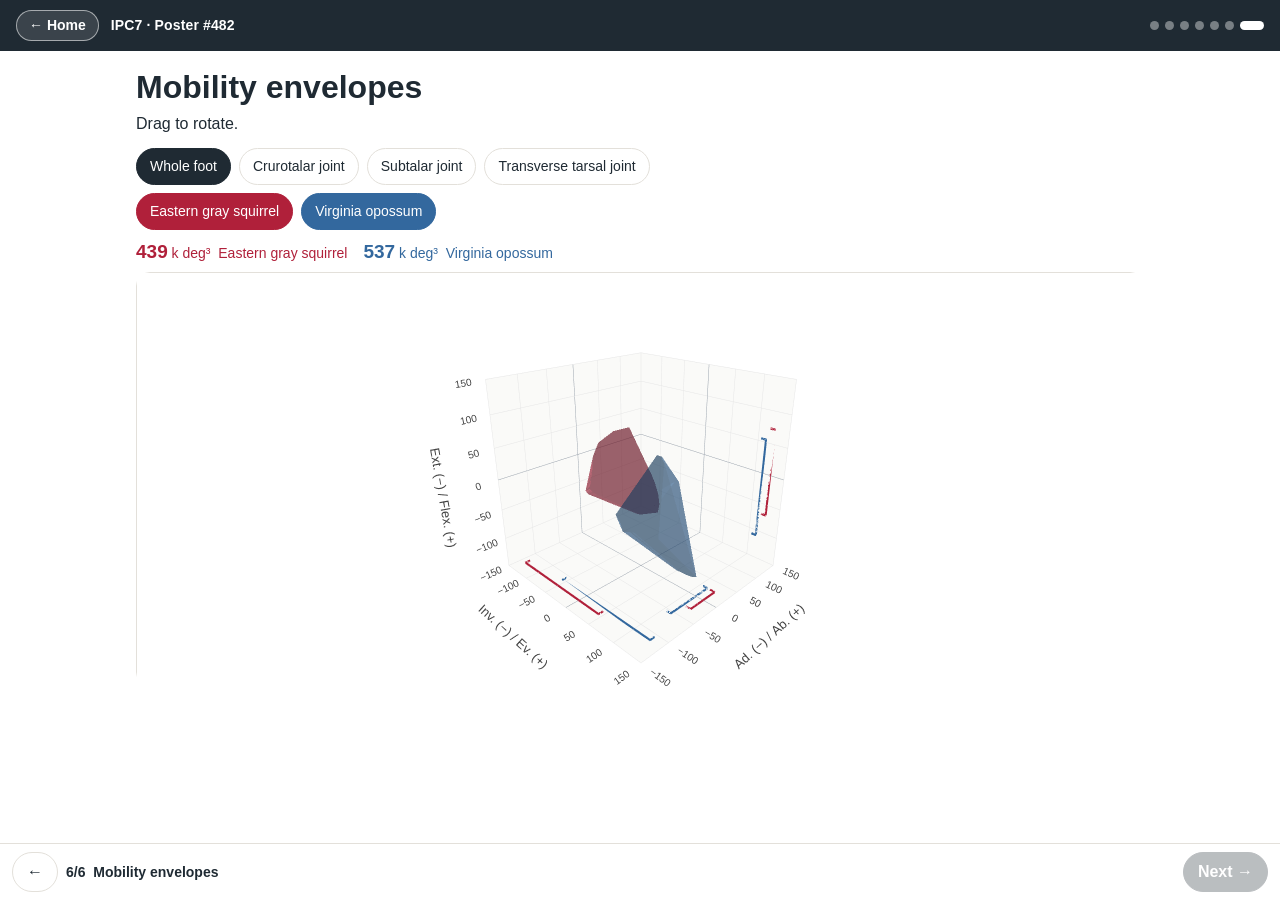
<file: envelopes.html>
<!doctype html><meta charset="utf-8"><title>IPC7 · Poster #482</title><meta http-equiv="refresh" content="0;url=index.html#envelopes"><script>location.replace("index.html#envelopes")</script><a href="index.html#envelopes">IPC7 · Poster #482</a>
</file>
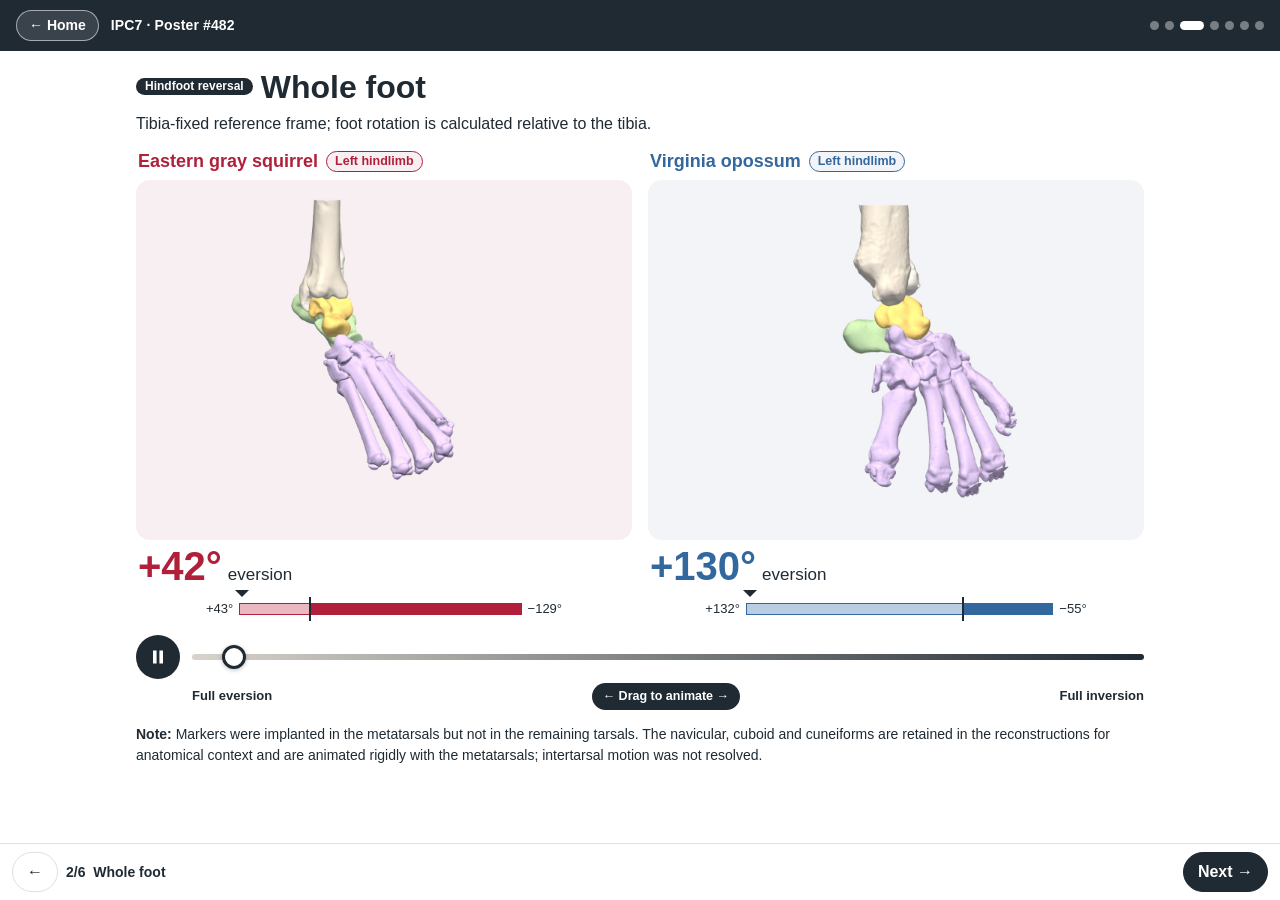
<file: foot.html>
<!doctype html><meta charset="utf-8"><title>IPC7 · Poster #482</title><meta http-equiv="refresh" content="0;url=index.html#foot"><script>location.replace("index.html#foot")</script><a href="index.html#foot">IPC7 · Poster #482</a>
</file>
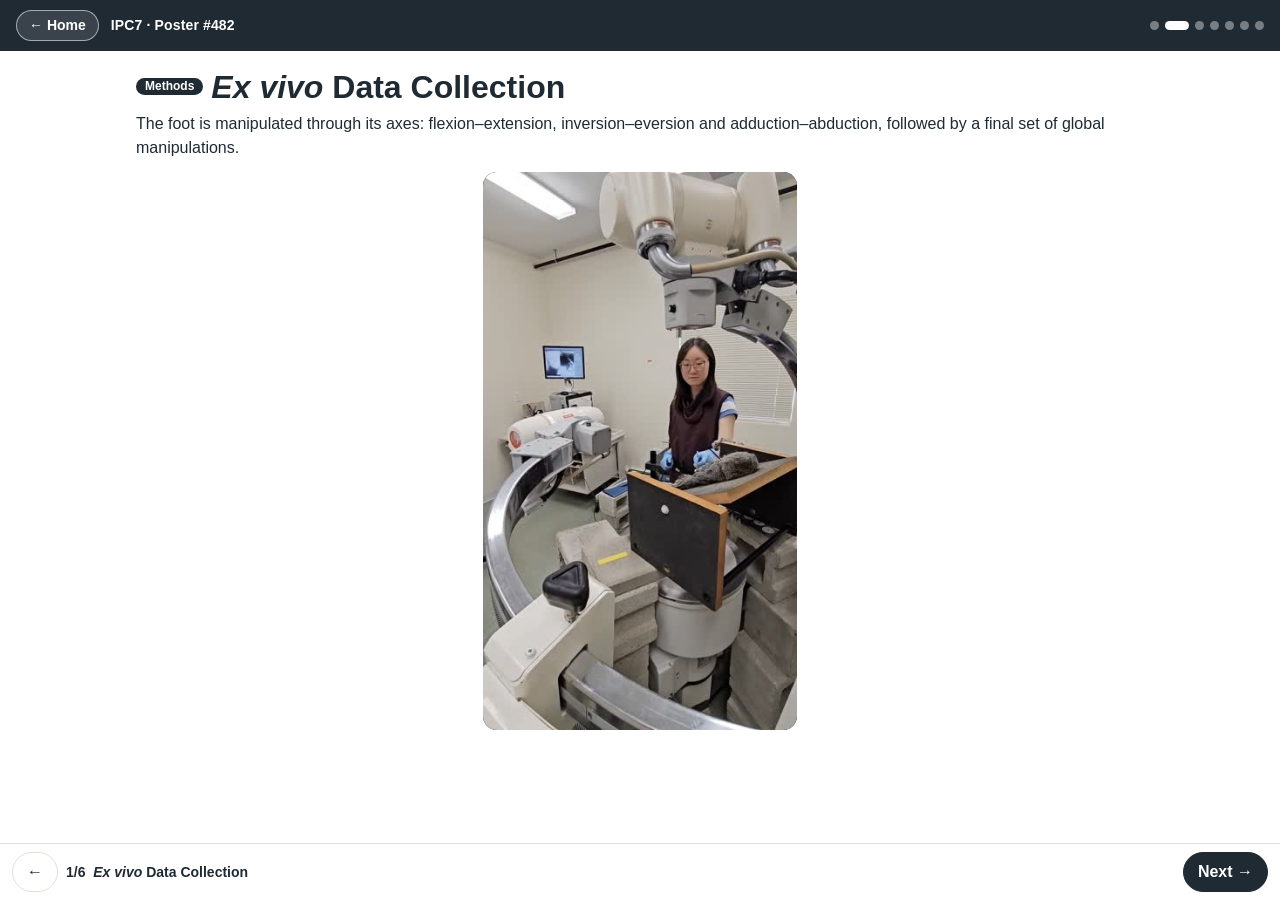
<file: methods.html>
<!doctype html><meta charset="utf-8"><title>IPC7 · Poster #482</title><meta http-equiv="refresh" content="0;url=index.html#methods"><script>location.replace("index.html#methods")</script><a href="index.html#methods">IPC7 · Poster #482</a>
</file>
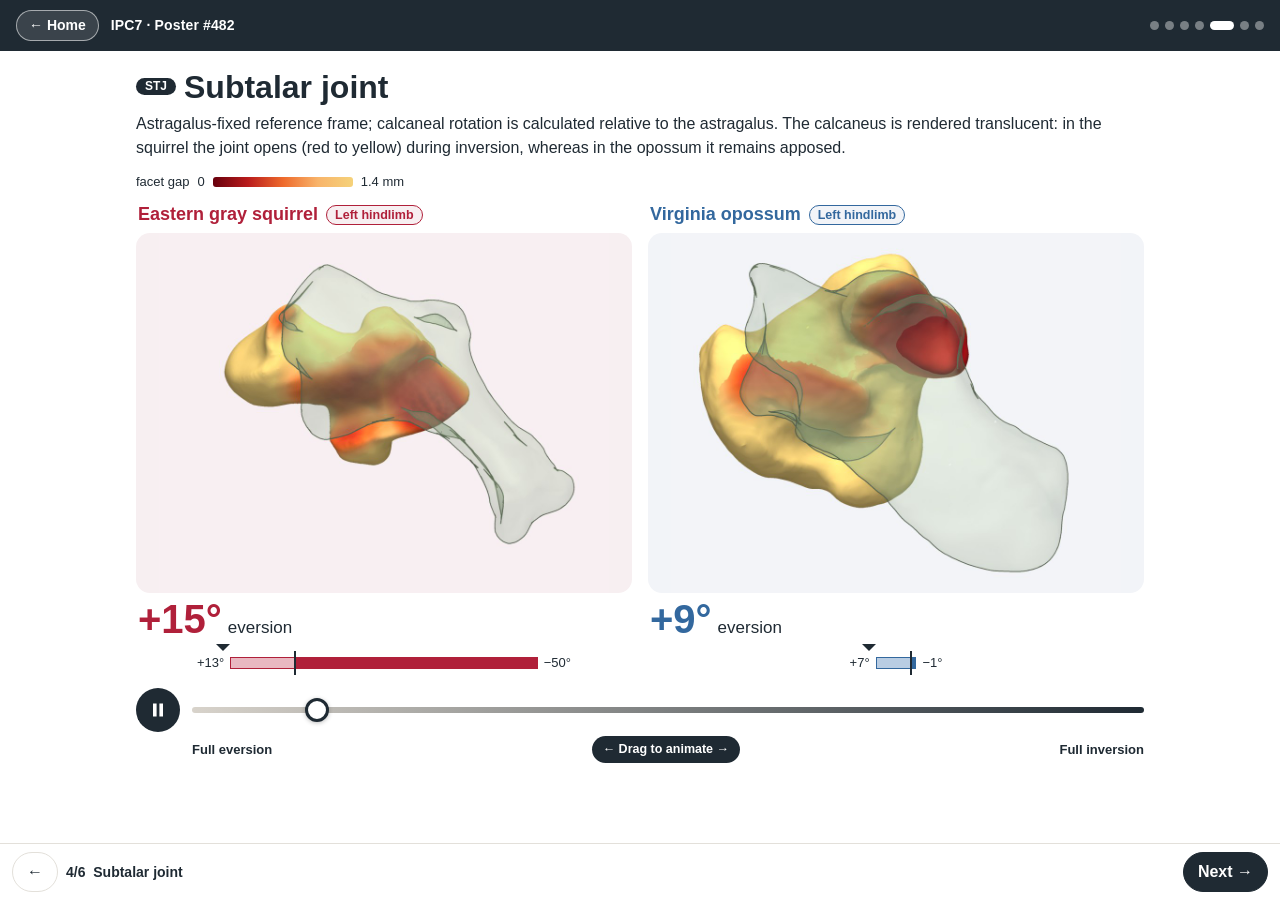
<file: stj.html>
<!doctype html><meta charset="utf-8"><title>IPC7 · Poster #482</title><meta http-equiv="refresh" content="0;url=index.html#stj"><script>location.replace("index.html#stj")</script><a href="index.html#stj">IPC7 · Poster #482</a>
</file>
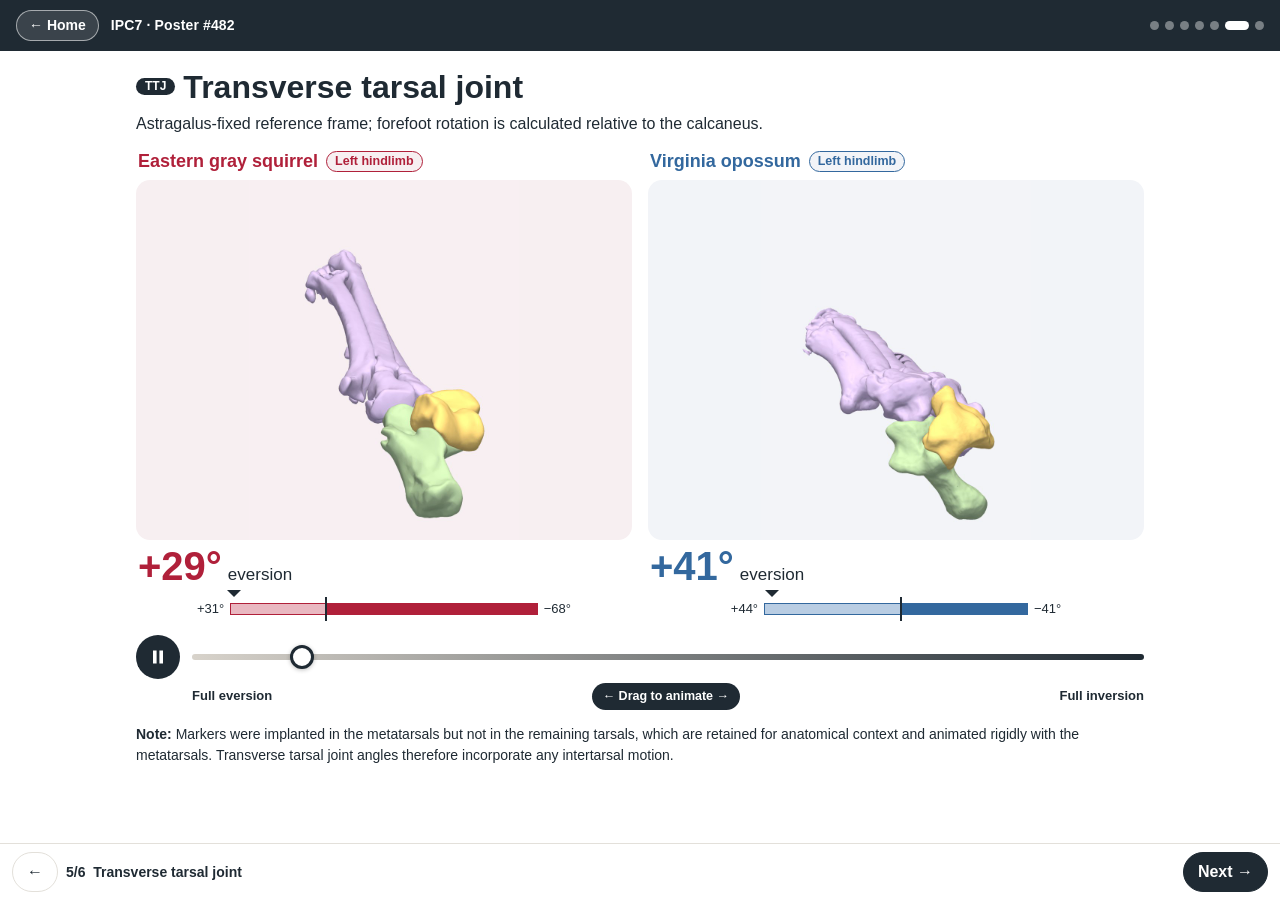
<file: ttj.html>
<!doctype html><meta charset="utf-8"><title>IPC7 · Poster #482</title><meta http-equiv="refresh" content="0;url=index.html#ttj"><script>location.replace("index.html#ttj")</script><a href="index.html#ttj">IPC7 · Poster #482</a>
</file>
